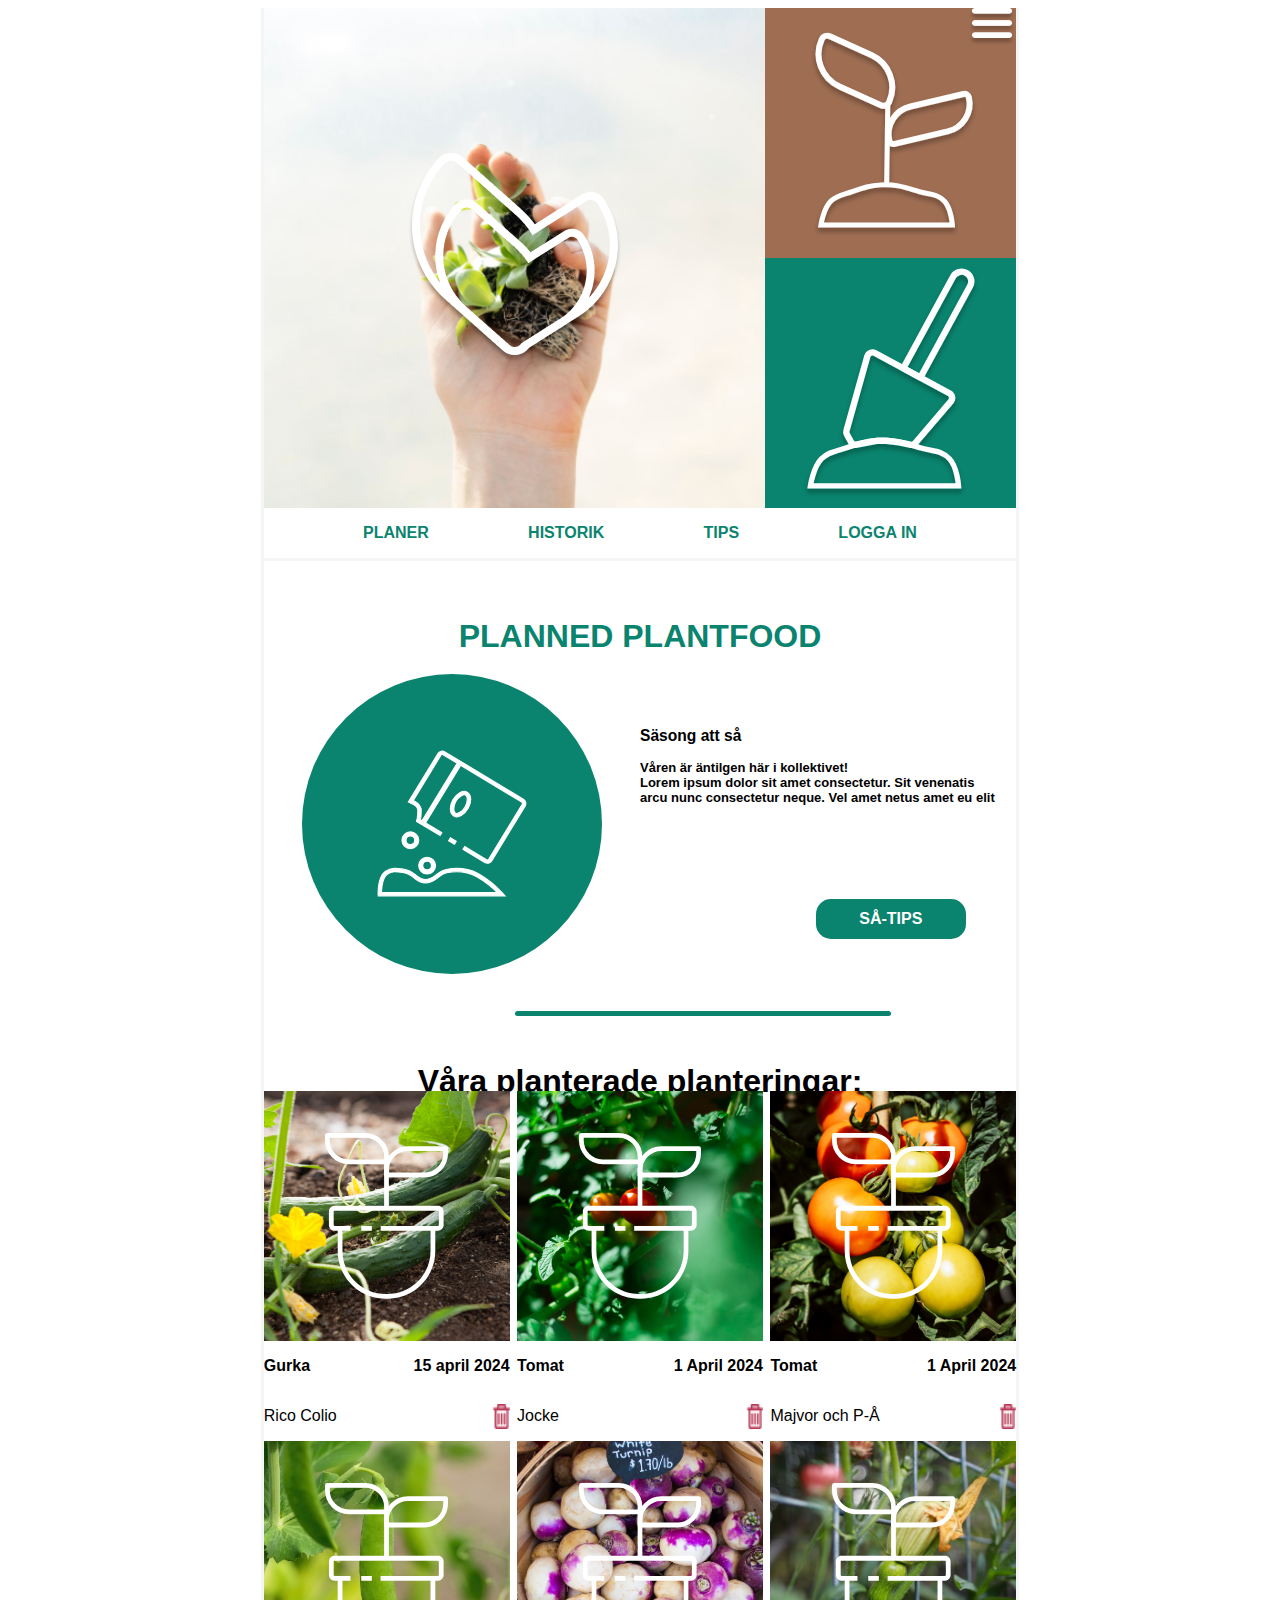
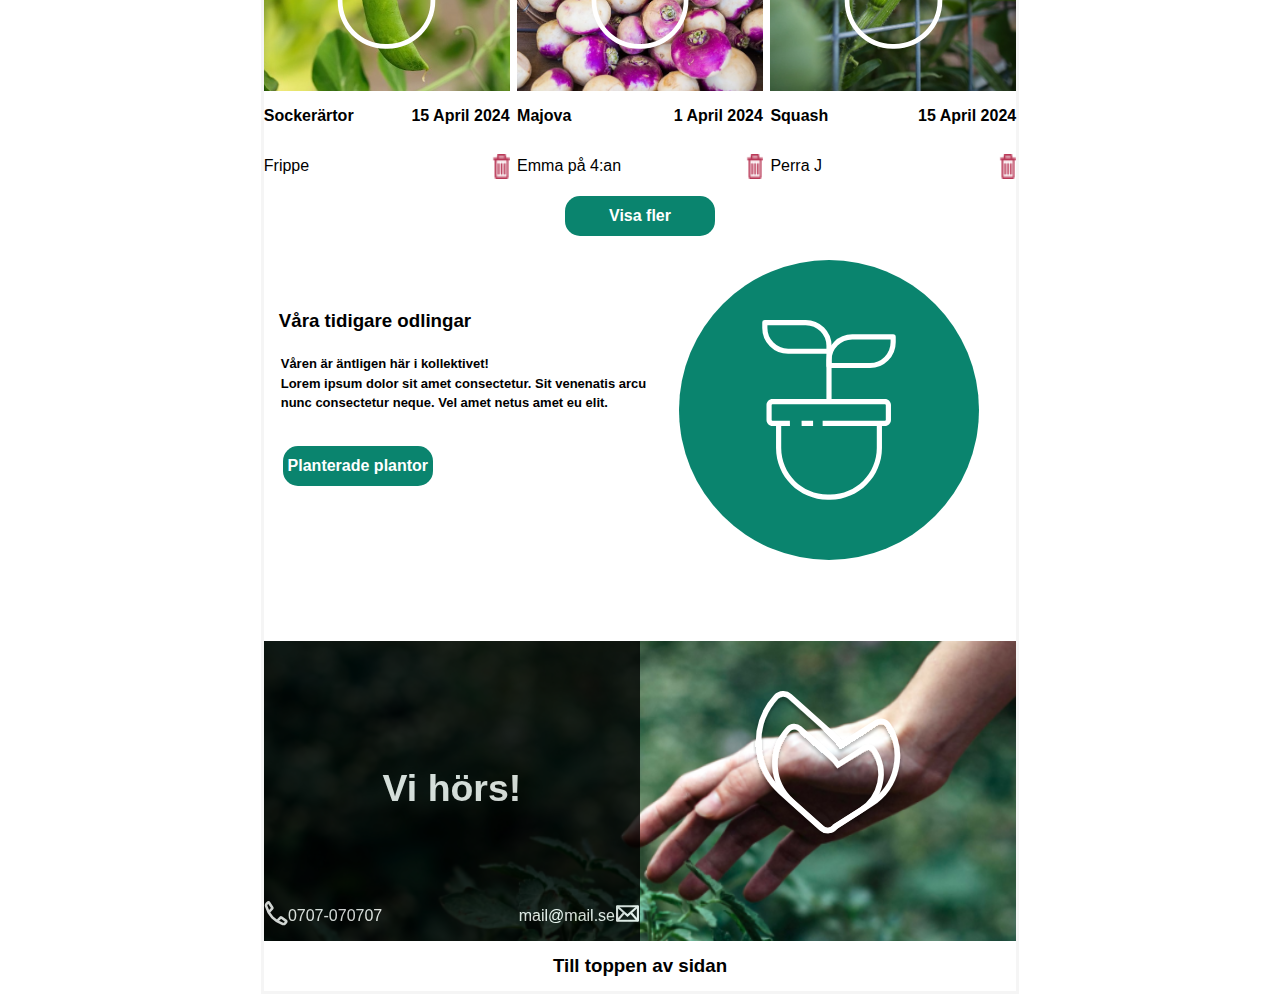
<file: index.html>
<!DOCTYPE html>
<html lang="en">
<head>
    <meta charset="UTF-8">
    <meta name="viewport" content="width=device-width, initial-scale=1.0">
    <title>Planned plantfood</title>
    <link rel="stylesheet" href="css/styles.css">
</head>
<body>

    <header >
        

        <img class="header__intro__img"  src="bilder/introbild.png" alt="">
        <img class="header__intro__logo" src="bilder/Logo.png" alt="">
        <a class="header__intro__linkedpage" href="sida2.html"> <img src="bilder2/burgir.png" alt=""></a>


        <section class="header__intro__plant"  >
            <img src="bilder/seedling.svg" alt="" width="70%">

        </section>

        <section class="header__intro__dig" >
            <img src="bilder/dig.svg" alt="" width="70%">


        </section>



    
       
    

 </header>

    <nav class="container_nav" > 
        
        <section class="container_nav--flex" >
        <p>PLANER</p> <p>HISTORIK</p> <P>TIPS</P> <p> LOGGA IN</p>   
        </section>

    </nav>



    <main class="container__main" >  
       
        <h1 class="container__main__h1" >PLANNED PLANTFOOD</h1>
       

        <section class="container__main__p" >
            <h3 class="container__main__p--h3" >Säsong att så</h3>
        <p>Våren är äntilgen här i kollektivet! <br>   
        Lorem ipsum dolor sit amet consectetur. Sit venenatis <br>
        arcu nunc consectetur neque. Vel amet netus amet eu elit</p>

    </section>

      

        <section class="container__main--rectangle" >
            <section class="container__main--rectangle2" >
                <p>SÅ-TIPS</p>
            </section>


            </section>

        <section class="container__main--circle" >

            <section class="container__main--circle2" >
                <img src="bilder/Vectorseedpackage.svg" alt="" width="50%">
            </section>

        </section>

        <section class="container__main--line" >
            <section class="container__main--line--green" ></section>

         </section>


    </main>

    <section class="container__main__vegH1" >
        <h1 class="container__main__vegH1__color" >Våra planterade planteringar:</h1>


    </section>


    <section class="container__main__veg" >
        <img  class="container__main__veg--tomato1" src="bilder/gurka.png" alt="">
        <img class="container__main__veg--plant1" src="bilder/plant (1).svg" alt="" width="50%">
        <section class="container__main__veg--plant1text" >
            <p>Gurka</p>
            <p>15 april 2024</p>
        </section>
        <section class="container__main__veg--plant1text2" >
            <p>Rico Colio</p> 
            
            <img class="container__main__veg--garbage" src="bilder/garbage.png" alt="" >
            
        </section>

        <img  class="container__main__veg--tomato2" src="bilder/tomat2.png" alt="">
        <img  class="container__main__veg--plant2" src="bilder/plant (1).svg" alt="" width="50%" >
        <section class="container__main_veg--txt2" >
            <p>Tomat</p>
            <p>1 April 2024</p>

        </section>

        <section class="container__main__veg--txt3" >
            <p>Jocke</p>
            <img  class="container__main__veg--garbage" src="bilder/garbage.png" alt="">
        </section>


        <img  class="container__main__veg--tomato4" src="bilder/tomater.png" alt="">
        <img  class="container__main__veg--plant4" src="bilder/plant (1).svg" alt="" width="50%" >
        <section class="container__main_veg--txt4" >
        <p>Tomat</p>
        <p>1 April 2024</p>
        </section>

            <section class="container__main__veg--txt4" >
                <p>Majvor och P-Å</p>
                <img class="container__main__veg--garbage" src="bilder/garbage.png" alt="">
            </section>

            <img  class="container__main__veg--tomato5" src="bilder/sockerärta.png" alt="">
            <img  class="container__main__veg--plant5" src="bilder/plant (1).svg" alt="" width="50%">
            <section class="container__main_veg--txt5" >
                <p>Sockerärtor</p>
                <p>15 April 2024</p>
            </section>
            <section class="container__main__veg--txt5" >
                <p>Frippe</p>
                <img class="container__main__veg--garbage"  src="bilder/garbage.png" alt="">
            </section>


            <img  class="container__main__veg--tomato6" src="bilder/bild5.png" alt="">
            <img  class="container__main__veg--plant6" src="bilder/plant (1).svg" alt="" width="50%" >
            <section class="container__main_veg--txt6" >
                <p>Majova</p>
                <p>1 April 2024</p>
            </section>

            <section class="container__main__veg--txt6" >
                <p>Emma på 4:an</p>
                <img  class="container__main__veg--garbage" src="bilder/garbage.png" alt="">
            </section>

            <img class="container__main__veg--tomato7"  src="bilder/bild6.png" alt="">
            <img  class="container__main__veg--plant7" src="bilder/plant (1).svg" alt="" width="50%" >
            <section class="container__main_veg--txt7" >
                <p>Squash</p>
                <p>15 April 2024</p>
            </section>

            <section class="container__main__veg--txt7" >
                <p>Perra J</p>
                <img  class="container__main__veg--garbage" src="bilder/garbage.png" alt="">


            </section>

    </section>
 

    



    <footer>
        <section class="footergrid" >

            <section class="footergrid__rectangle" >
                <p>Visa fler</p>
            </section>

            <section class="footergrid__Circle" >
                <img  class="footergrid__plantsize" src="bilder/plant (1).svg" alt="">
            </section>

            
                <h3 class="footergrid__text" >Våra tidigare odlingar</h3>
                <section class="footergrid__text--p" >
                    
                   <p> Våren är äntligen här i kollektivet! <br>
                   Lorem ipsum dolor sit amet consectetur. Sit venenatis arcu <br>
                    nunc consectetur neque. Vel amet netus amet eu elit.</p>
         
            
                </section>

                <section class="footergrid__rectangle2" > 
                    <p>Planterade plantor</p>
                </section>

                <img  class="footergrid__image" src="bilder/lastimg.png" alt="">
                <img  class="footergrid__logo" src="bilder/Logo (1).svg" alt="">

                <section class="footergrid__darkbackground" >
                    <h3>Vi hörs!</h3>
                </section>
                <section class="footergrid__darkbackground2" ></section>
                <section class="footergrid__darkbackground3" >
                    <img class="phone__margin" src="bilder/Path 16.svg" alt="" height="50%">
                    <p>0707-070707</p>

                </section>

                <section class="footergrid__darkbackground4" >
                    <p>mail@mail.se</p>
                    <img class="envelope__margin" src="bilder/envelope.svg" alt="" height="50%" >
                </section>

                <section class="footergrid__end" >
                    <h3>Till toppen av sidan</h3>
                    
                </section>

             










        </section>







    </footer>





    
</body>
</html>
</file>
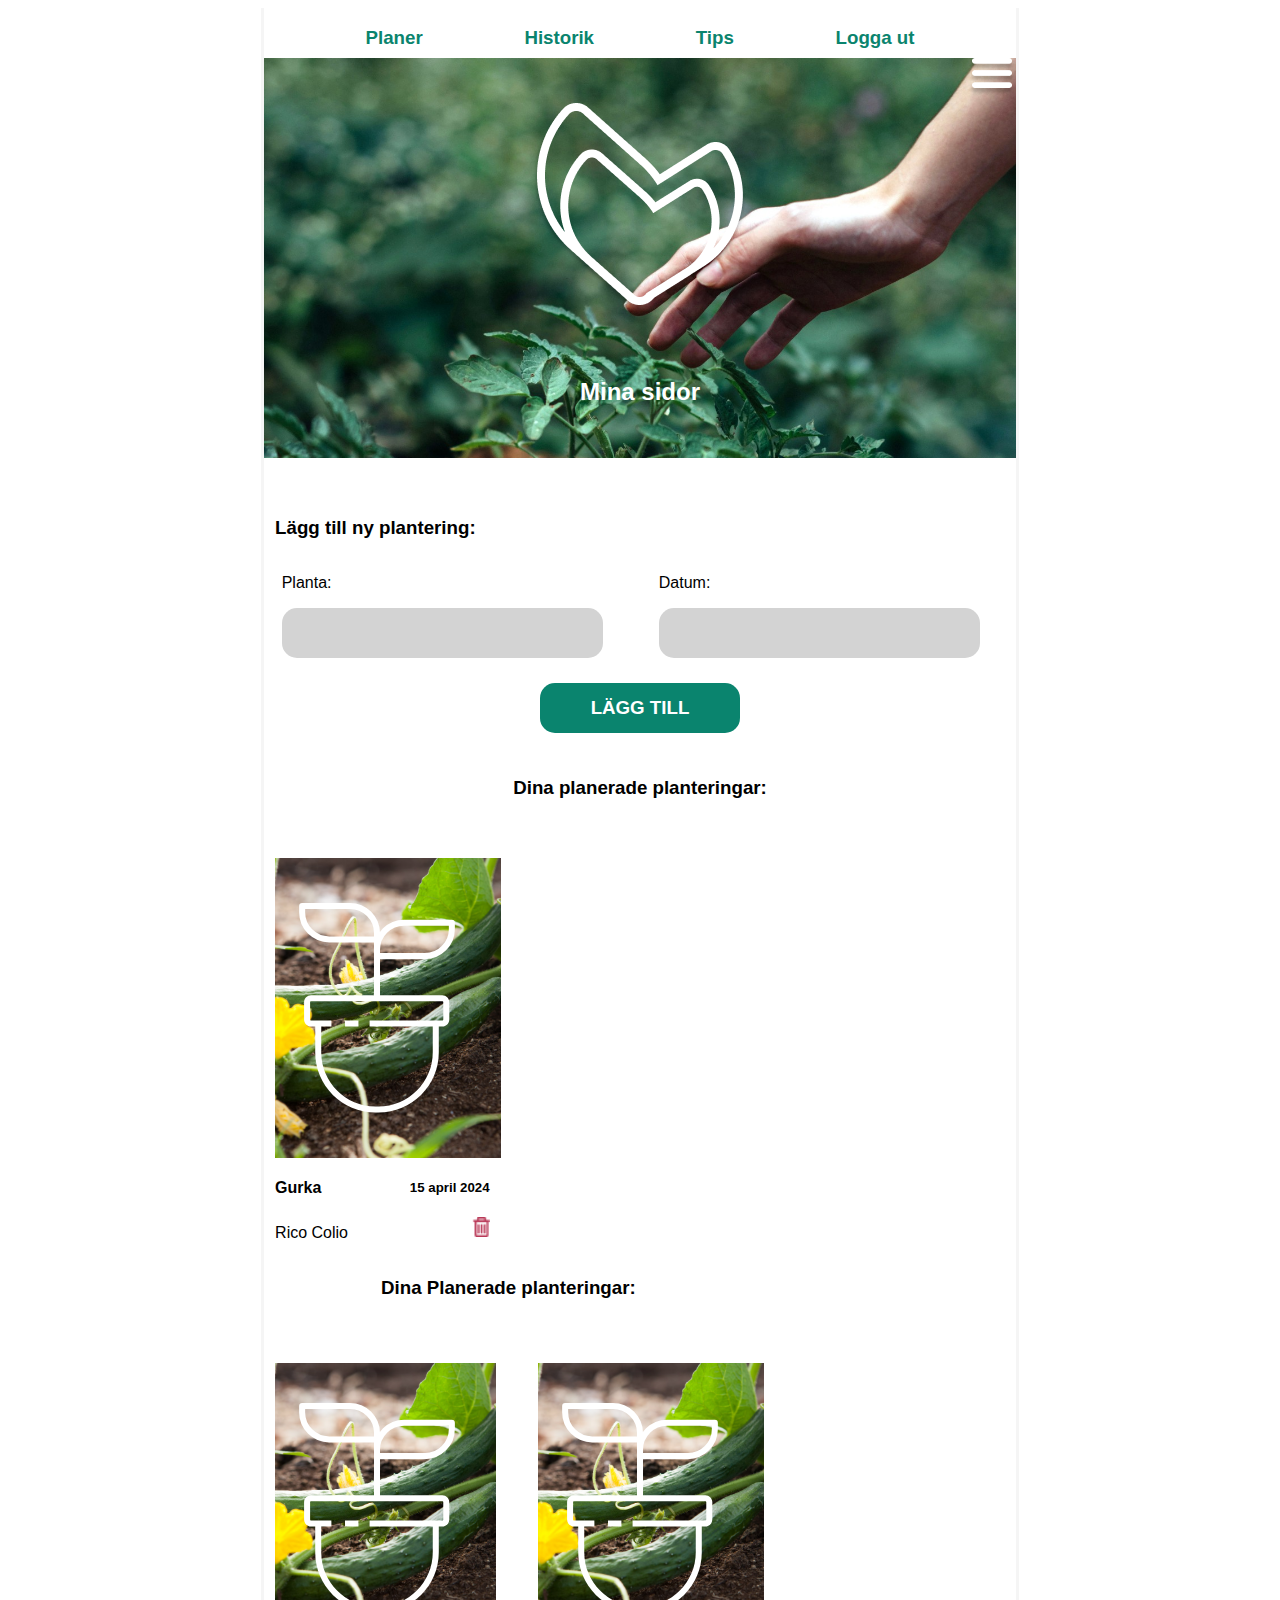
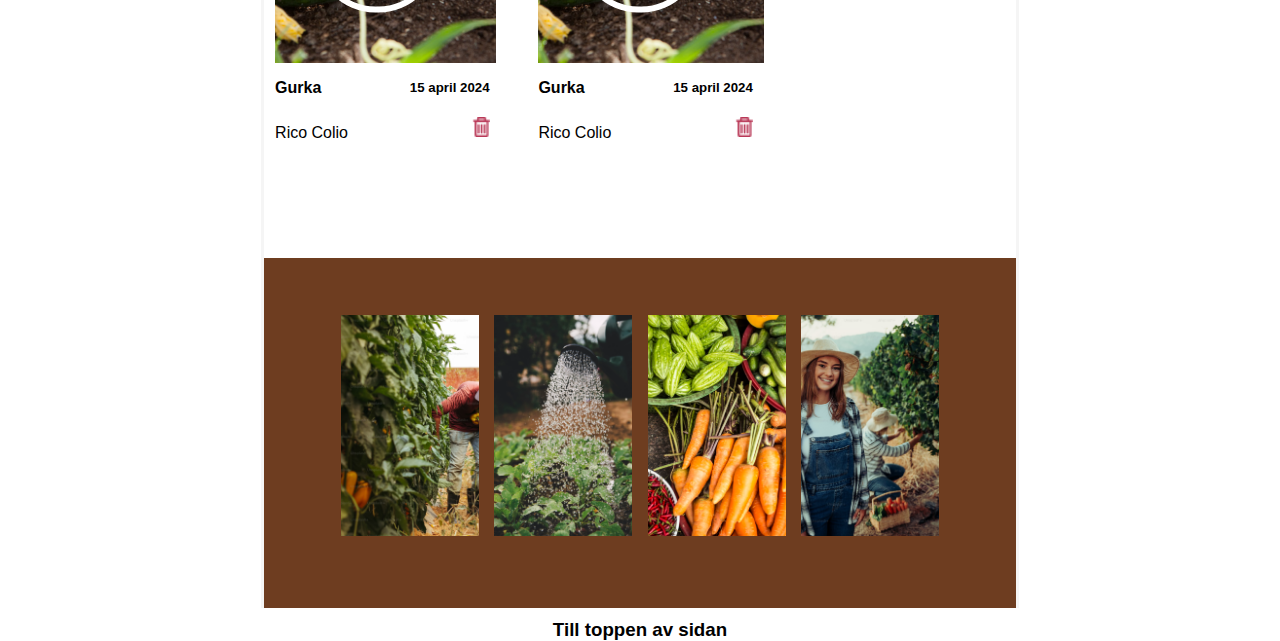
<file: sida2.html>
<!DOCTYPE html>
<html lang="en">
<head>
    <meta charset="UTF-8">
    <meta name="viewport" content="width=device-width, initial-scale=1.0">
    <title>Planned plantfood2</title>
    <link rel="stylesheet" href="css/styles2.css">
</head>
<body>

    <nav >
        <section class="container__nav" >
        

        <section class="container__nav--text" >
            <h3>Planer</h3>
            <h3>Historik</h3>
            <h3>Tips</h3>
            <h3>Logga ut</h3>
            
        </section>




        </section>
    </nav>



    <main>
        <section class="container__main">
            <img class="container__main--introimg" src="bilder2/Ny_introBild.jpg" alt="">
            <img class="container__main--logo" src="bilder/Logo.png" alt="">
            
            <a class="container__main--burgir" href="index.html"> <img src="bilder2/burgir.png" alt=""></a>
           
            <h2 class="container__main--h2" >Mina sidor</h2>
            <h3 class="container__main--h3" >Lägg till ny plantering:</h3>

           


        

            <section class="container__main-searchbox" >
                <p>Planta:</p>
                <section class="container__main--searchbox3" ></section>
            </section>

            <section class="container__main-searchbox2" >
                <p>Datum:</p>
                <section class="container__main--searchbox3" ></section>
            </section>

            <section class="container__main--greenbox" >
                <h3>LÄGG TILL</h3>
            </section>

            <h3 class="container__main--ordertext" > Dina planerade planteringar:</h3>

            <img  class="container__main--cucumber1" src= "bilder/gurka.png" alt="">
            <img  class="container__main--cucumber1--plant" src="bilder/plant (1).svg" alt="">
            

            <section class="container__main__cucumber1--text1" >
                <h4>Gurka</h5>
                <h5>15 april 2024</h4>
            </section>

            <section class="container__main__cucumber1--text2" >
                <p>Rico Colio</p>
                <img class="container__main--garbage" src="bilder/Vector (Stroke).png" alt="">

            </section>


            <h3 class="container__main--ordertext2" >Dina Planerade planteringar:</h3>



                

                <img  class="container__main--cucumber2" src="bilder/gurka.png" alt="">
                <img class="container__main--cucumber2--plant" src="bilder/plant (1).svg" alt="">


                <section class="container__main__cucumber1--text3" >
                    <h4>Gurka</h5>
                    <h5>15 april 2024</h4>
                </section>
    
                <section class="container__main__cucumber1--text4" >
                    <p>Rico Colio</p>
                    <img class="container__main--garbage" src="bilder/Vector (Stroke).png" alt="">
                </section>
                
                <img  class="container__main--cucumber3" src="bilder/gurka.png" alt="">
                <img  class="container__main--cucumber3--plant" src="bilder/plant (1).svg" alt="">
                <section class="container__main__cucumber1--text5" >
                    <h4>Gurka</h5>
                    <h5>15 april 2024</h4>
                </section>
    
                <section class="container__main__cucumber1--text6" >
                    <p>Rico Colio</p>
                    <img class="container__main--garbage" src="bilder/Vector (Stroke).png" alt="">
                </section>
          


            
          
        

        </section>
   

    </main>

    <footer>
            <section class="container__footer" >
                
                <img  class="container__footer--1stimg" src="bilder/footerbilld1.png" alt="">
                <img  class="container__footer--2ndimg" src="bilder/footerbild2.png" alt="">
                <img  class="container__footer--3rdimg" src="bilder/footerbild3.png" alt="">
                <img class="container__footer--4thimg" src="bilder/footerbild4.png" alt="">

                <h3 class="container__footer--text" >Till toppen av sidan</h3>

                





















            </section>



    </footer>








    
</body>
</html>
</file>
<file: css/styles.css>
*{
    box-sizing: border-box;
    font-family: sans-serif;
    
   
    
    
   
}

header {
    display: grid;
    grid-template-columns: repeat(4,1fr);
    grid-template-rows: repeat(3,250px);

}

.header__intro__img{
    grid-column: 1 / 5;
    grid-row: 1 / 3;
    width: 100%;
    height: 100%;
    object-fit: cover;
}

.header__intro__logo{
    grid-column: 2 / 4;
    grid-row: 1 / 3;
    display: flex;
    justify-self: center;
    align-self: center;
}

.header__intro__plant{
    background-color: #9E6D52;
    grid-column: 1 / 3;
    grid-row: 3 / 4;
    display: flex;
    justify-content: center;
    justify-items: center;
}

.header__intro__dig{
    background-color: #0a846e;
    grid-column: 3 / 5;
    grid-row: 3 / 4;
    display: flex;
    justify-content: center;
    justify-items: center;

}

.header__intro__linkedpage{
    grid-column: 4;
    grid-row: 1;
    justify-self: right;

}










.container_nav{
    display: grid;
    grid-template-columns: repeat(1,1fr);
    grid-auto-rows: 50px;
    margin-left: 20%;
    margin-right: 20%;
    border-right-style: solid;
    border-left-style: solid;
    border-bottom-style: solid;
    border-color: whitesmoke;
  
}

.container_nav--flex{
    display: flex;
    flex-direction: row;
    justify-content: space-evenly;
    color: #0a846e;
    font-weight: bolder;
}




.container__main{
    display: grid;
    grid-template-columns: repeat(4,1fr);
    grid-template-rows: repeat(7,100px) ;
    padding-bottom: 2%;
    
    

}


h1 {
    color: #0a846e;
    
}

.container__main__h1{
    grid-column: 1 / 5;
    grid-row: 1;
    justify-self: center;
    align-self: center;

    
}

.container__main__h3{
    grid-column: 1 / 5;
    grid-row: 2;
    justify-self: center;
    align-self: center;
    
}


.container__main__p{
    grid-column: 1 / 5;
    grid-row:  2;
    text-align: center;
    font-size: small;
    font-weight: bolder;
   
    
 
    
    
}

.container__main__p--h3{
    font-size: x-large;
}




.container__main--rectangle{
    grid-column: 1 / 5;
    grid-row: 4;
    justify-self: center;
   


   


}


.container__main--rectangle2{
    width: 100px;
    height: 40px;
    border-radius: 15px;
    background-color: #0a846e;
    display: flex;
    justify-content: center;
    align-items: center;
    font-weight: bold;
    color: white;
}


.container__main--circle{
    grid-column: 1 / 5;
    grid-row: 5 / 7;
    display: flex;
    justify-content: center;



    
   


}



.container__main--circle2{
   
    width: 250px;
    height: 250px;
    background-color: #0a846e;
    border-radius: 50%;
    display: flex;
    justify-content: center;
    align-items: center;
 
}


.container__main--line{
    grid-column: 1 / 5;
    grid-row: 7;
    display: flex;
    justify-content: center;
    align-items: last baseline;
 
 

    

}

.container__main--line--green{
    width: 250px;
    height: 5px;
    background-color: #0a846e;
    border-radius: 25px;
    
    
    
    

}

.container__main__vegH1{
    display: grid;
    grid-template-columns: repeat(2 / 1fr);
    grid-template-rows: repeat(1, 50px);
    justify-items: center;
    
    
    

}

.container__main__vegH1__color{
    color: black;
}



.container__main__veg{
    display: grid;
    grid-template-columns: repeat(2,1fr);
    grid-template-rows: repeat(21,50px) ;
    column-gap: 1%;

}

.container__main__veg--tomato1{
grid-column: 1 / 2;
grid-row: 1 / 6;
width: 100%;
height: 100%;
object-fit: cover;


}
.container__main__veg--plant1{
    grid-column: 1 / 2;
    grid-row: 1 / 6;
    justify-self: center;
    align-self: center;
   

}

.container__main__veg--plant1text{
    grid-column: 1 / 2;
    grid-row: 6;
    display: flex;
    justify-content: space-between;
    font-weight: bold;
   

}

.container__main__veg--plant1text2{
    grid-column: 1 / 2;
    grid-row: 7;
    display: flex;
    justify-content: space-between;
}

.container__main__veg--garbage{
    width: 10%;
    height: 50%;
    display: flex;
    align-self: center;
}


.container__main__veg--tomato2{
    grid-column: 2 / 3;
    grid-row: 1 / 6;
    height: 100%;
    width: 100%;
    object-fit: cover;
     
     }

     .container__main__veg--plant2{
        grid-column: 2 / 3;
        grid-row: 1 / 6;
        justify-self: center;
        align-self: center;
       
    
    }

    .container__main_veg--txt2{
        grid-column: 2 / 3;
        grid-row: 6;
        display: flex;
        justify-content: space-between;
        font-weight: bold;
       
    
    }

    .container__main__veg--txt3{
        grid-column: 2 / 3;
        grid-row: 7;
        display: flex;
        justify-content: space-between;
    }



   



    .container__main__veg--tomato4{
        grid-column: 1 / 2;
        grid-row: 8 / 13;
        height: 100%;
        width: 100%;
        object-fit: cover;
         
         }
    
         .container__main__veg--plant4{
            grid-column: 1 / 2;
            grid-row: 8 / 13;
            justify-self: center;
            align-self: center;
           
        
        }
    
        .container__main_veg--txt4{
            grid-column: 1 / 2;
            grid-row: 13;
            display: flex;
            justify-content: space-between;
            font-weight: bold;
           
        
        }
    
        .container__main__veg--txt4{
            grid-column: 1 / 2;
            grid-row: 14;
            display: flex;
            justify-content: space-between;
        }
    
        .container__main__veg--tomato4{
        grid-column: 1 / 2;
        grid-row: 8 / 13;
        height: 100%;
        width: 100%;
        object-fit: cover;
         
         }
    
         .container__main__veg--plant4{
            grid-column: 1 / 2;
            grid-row: 8 / 13;
            justify-self: center;
           
        
        }
    
        .container__main_veg--txt4{
            grid-column: 1 / 2;
            grid-row: 13;
            display: flex;
            justify-content: space-between;
            font-weight: bold;
           
        
        }
    
        .container__main__veg--txt4{
            grid-column: 1 / 2;
            grid-row: 14;
            display: flex;
            justify-content: space-between;
        }






        .container__main__veg--tomato5{
            grid-column: 2 / 3;
            grid-row: 8 / 13;
            height: 100%;
            width: 100%;
            object-fit: cover;
             
             }
        
             .container__main__veg--plant5{
                grid-column: 2 / 3;
                grid-row: 8 / 13;
                justify-self: center;
                align-self: center;
               
            
            }
        
            .container__main_veg--txt5{
                grid-column: 2 / 3;
                grid-row: 13;
                display: flex;
                justify-content: space-between;
                font-weight: bold;
               
            
            }
        
            .container__main__veg--txt5{
                grid-column: 2 / 3;
                grid-row: 14;
                display: flex;
                justify-content: space-between;
            }




            .container__main__veg--tomato6{
                grid-column: 1 / 2;
                grid-row: 15 / 20;
                height: 100%;
                width: 100%;
                object-fit: cover;
                 
                 }
            
                 .container__main__veg--plant6{
                    grid-column: 1 / 2;
                    grid-row: 15 / 20;
                    justify-self: center;
                    align-self: center;
                   
                
                }
            
                .container__main_veg--txt6{
                    grid-column: 1 / 2;
                    grid-row: 20;
                    display: flex;
                    justify-content: space-between;
                    font-weight: bold;
                   
                
                }
            
                .container__main__veg--txt6{
                    grid-column: 1 / 2;
                    grid-row: 21;
                    display: flex;
                    justify-content: space-between;
                }
    

                .container__main__veg--tomato6{
                grid-column: 1 / 2;
                grid-row: 15 / 20;
                height: 100%;
                width: 100%;
                object-fit: cover;
                 
                 }
            
                 .container__main__veg--plant6{
                    grid-column: 1 / 2;
                    grid-row: 15 / 20;
                    justify-self: center;
                   
                
                }
            
                .container__main_veg--txt6{
                    grid-column: 1 / 2;
                    grid-row: 20;
                    display: flex;
                    justify-content: space-between;
                    font-weight: bold;
                   
                
                }
            
                .container__main__veg--txt6{
                    grid-column: 1 / 2;
                    grid-row: 21;
                    display: flex;
                    justify-content: space-between;
                }


                .container__main__veg--tomato7{
                    grid-column: 2 / 3;
                    grid-row: 15 / 20;
                    height: 100%;
                    width: 100%;
                    object-fit: cover;
                     
                     }
                
                     .container__main__veg--plant7{
                        grid-column: 2 / 3;
                        grid-row: 15 / 20;
                        justify-self: center;
                        align-self: center;
                       
                    
                    }
                
                    .container__main_veg--txt7{
                        grid-column: 2 / 3;
                        grid-row: 20;
                        display: flex;
                        justify-content: space-between;
                        font-weight: bold;
                       
                    
                    }
                
                    .container__main__veg--txt7{
                        grid-column: 2 / 3;
                        grid-row: 21;
                        display: flex;
                        justify-content: space-between;
                    }





                    .footergrid{
                        display: grid;
                        grid-template-columns: repeat(4,1fr);
                        grid-template-rows: repeat(16,50px);
                    }


                    .footergrid__rectangle{
                        width: 150px;
                        height: 40px;
                        background-color: #0a846e;
                        grid-column: 2 / 4;
                        grid-row: 1;
                        justify-self: center;
                        align-self: center;
                        border-radius: 25px;
                        display: flex;
                        justify-content: center;
                        align-items: center;
                        color: white;
                        font-weight: bold;



                    }


                    .footergrid__Circle{
                        grid-column: 2 / 4;
                        grid-row: 2 / 5;
                        height: 200px;
                        width: 200px;
                        background-color: #bbb;
                        border-radius: 50%;
                        display: inline-block;
                        background-color: #0a846e;
                        display: flex;
                        justify-content: center;
                        align-items: center;
                        margin-top: 5%;
                       
                    

                    }

                    .footergrid__plantsize{
                        width: 60%;
                        height: 60%;

                    }

                    .footergrid__text{
                        grid-column: 2 / 4;
                        grid-row: 6;
                        
                    }

                    .footergrid__text--p{
                        grid-column: 1 / 5;
                        grid-row: 7 / 8;
                        font-size: small;
                        text-align: center;
                
                        
                
                        line-height: 150%;
                        font-weight: bolder;
                        
                    }

                    .footergrid__rectangle2{
                        width: 150px;
                        height: 40px;
                        background-color: #0a846e;
                        grid-column: 2 / 4;
                        grid-row: 9;
                        justify-self: center;
                        align-self: center;
                        border-radius: 25px;
                        display: flex;
                        justify-content: center;
                        align-items: center;
                        color: white;
                        font-weight: bold;



                    }

                    .footergrid__image{
                        width: 100%;
                        height: 100%;
                        object-fit: cover;
                        grid-column: 1 / 5;
                        grid-row: 10 /16;
                    }

                    .footergrid__logo{
                        grid-column: 2 / 4;
                        grid-row: 11;
                        width: 40%;
                        justify-self: center;
                        
                        }

                        .footergrid__darkbackground{
                            grid-column: 1 / 5;
                            grid-row: 13;
                            background-color: black;
                            opacity: 0.8;
                            color: white;
                            display: flex;
                            justify-content: center;
                
                           
                        }

                        .footergrid__darkbackground2{
                            grid-column: 1 / 5;
                            grid-row: 14;
                            background-color: black;
                            opacity: 0.8;
                        
                        }

                        .footergrid__darkbackground3{
                            grid-column: 1 / 3;
                            grid-row: 15;
                            background-color: black;
                            opacity: 0.8;
                            color: white;
                            display: flex;
                            flex-direction: row;

                        
                        }

                        .footergrid__darkbackground4{
                            grid-column: 3 / 5;
                            grid-row: 15;
                            background-color: black;
                            opacity: 0.8;
                            color: white;
                            display: flex;
                            flex-direction: row;
                            justify-content: right;

                        
                        }

                        .footergrid__end{
                            grid-column: 1 / 5;
                            grid-row: 16;
                            display: flex;
                            justify-content: center;
                            align-items: center;
                            
                        }


                        .envelope__margin{
                            margin-top: 6%;
                        }

                        .phone__margin{
                            margin-top: 6%;
                        }







































@media only screen and (min-width: 900px) {
    
    
    
    header {
        display: grid;
        grid-template-columns: repeat(3,1fr);
        grid-template-rows: repeat(2,250px);
       
        margin-left: 20%;
        margin-right: 20%;
        border-right-style: solid;
        border-left-style: solid;
        border-color: whitesmoke;
    
        
        
    }

    .header__intro__img{
        grid-column: 1 / 3;
        grid-row: 1 / 3;
        width: 100%;
        height: 100%;
        object-fit: cover;
    }


    .header__intro__logo{
        grid-column: 1 / 3;
        grid-row: 1 / 3;
        display: flex;
        justify-self: center;
        align-self: center;
    }


    .header__intro__plant{
        background-color: #9E6D52;
        grid-column: 3 / 4;
        grid-row: 1 / 2;
        display: flex;
        justify-content: center;
        justify-items: center;
    }
    
    .header__intro__dig{
        background-color: #0a846e;
        grid-column: 3 / 4;
        grid-row: 2 / 3;
        display: flex;
        justify-content: center;
        justify-items: center;
    
    }

    .header__intro__linkedpage{
        grid-column: 3;
        grid-row: 1;
        justify-self: right;
        z-index: 1;
        
    
    }

    .container__main{
        display: grid;
        grid-template-columns: repeat(6,1fr);
        grid-template-rows: repeat(3,150px) ;
        margin-left: 20%;
         margin-right: 20%;
        border-right-style: solid;
        border-left-style: solid;
        border-color: whitesmoke;
    
    }

  
    
    
    h1 {
        color: #0a846e;
        
    }


    .container__main__h1{
        grid-column: 1 / 8;
        grid-row: 1;
        justify-self: center;
        align-self: center;
    
        
    }
    
  
    
    .container__main__h3{
        grid-column: 4;
        grid-row: 1;
        justify-self: start;
        align-self: end;
        
        
        
        
       
        
    }
    
    
    .container__main__p{
        grid-column: 4 / 8;
        grid-row:  2 ;
        text-align: left;
        
    }

    .container__main__p--h3{
        font-size: larger;
    }
    

   
    
    
    
    
    .container__main--rectangle{
        grid-column: 5 / 7 ;
        grid-row: 3;
        display: flex;
        padding-top: 15%;
        justify-content: center;
       
        
       
    
    
       
    
    
    }
    
    
    .container__main--rectangle2{
        width: 150px;
        height: 40px;
        border-radius: 15px;
        background-color: #0a846e;
        display: flex;
        justify-content: center;
        align-items: center;
        font-weight: bold;
        color: white;
    }
    
    
    .container__main--circle{
        grid-column: 1 / 4;
        grid-row: 1 / 4;
        display: flex;
        justify-content: center;
        align-items: center;
       
        
 
    
    
        
       
    
    
    }
    
    
    
    .container__main--circle2{
        margin-top: 20%;
        width: 300px;
        height: 300px;
        background-color: #0a846e;
        border-radius: 50%;
        display: flex;
        justify-content: center;
        align-items: center;
     
    }



    .container__main--line{
    grid-column: 3 / 6;
    grid-row: 7;
    display: flex;
    justify-content: center;
    align-items: last baseline;
 
 

    

}

.container__main--line--green{
    width: 500px;
    height: 5px;
    background-color: #0a846e;
    border-radius: 25px;
    
    
    
    

}
    

   

    


    .container__main--burgir{
        display: none;
      }


    .container__footer--introimg{
        grid-column: 1 / 3;
        grid-row: 1 / 3;
        height: 100%;
        width: 100%;
        object-fit: cover;
    }

    .container__footer--intrologo{
        grid-column: 1 /3;
        grid-row: 1 / 3;
        display: flex;
        justify-self: center;
        align-self: center;
      
    }

    .container__footer--introbrown{
        grid-column: 3 / 5;
        grid-row: 1;
        background-color:#9E6D52;
        display: flex;
        justify-content: center;
        align-items: center;
    }

    .container__footer--introgreen{
        grid-column: 3 / 5;
        grid-row: 2;
        background-color: #0a846e;
        display: flex;
        justify-content: center;
        align-items: center;
    }

    


  

    .container__main__vegH1{
        margin-left: 20%;
        margin-right: 20%;
        border-left-style: solid;
        border-right-style: solid;
        border-color: whitesmoke;
    }

    .container__main__veg{
        display: grid;
        grid-template-columns: repeat(6,1fr);
        grid-template-rows: repeat(14,50px) ;
        margin-left: 20%;
        margin-right: 20%;
        border-right-style: solid;
        border-left-style: solid;
        border-color: whitesmoke;

       
        
        
        
    
    }

        


  
 .container__main__veg--tomato1{
        grid-column: 1 / 3;
        grid-row: 1 / 6;
        width: 100%;
        height: 100%;
        object-fit: cover;
        
        
        }
        .container__main__veg--plant1{
            grid-column: 1 / 3;
            grid-row: 1 / 6;
            justify-self: center;
           
        }

        .container__main__veg--plant1text{
            grid-column: 1 / 3;
            grid-row: 6;
            display: flex;
            justify-content: space-between;
            font-weight: bold;
           
        
        }
        
        .container__main__veg--plant1text2{
            grid-column: 1 / 3;
            grid-row: 7;
            display: flex;
            justify-content: space-between;
        }
        
        .container__main__veg--garbage{
            width: 7%;
            height: 50%;
            display: flex;
            align-self: center;
        }

    

        .container__main__veg--tomato2{
            grid-column: 3 / 5;
            grid-row: 1 / 6;
            height: 100%;
            width: 100%;
            object-fit: cover;
             
             }
        
             .container__main__veg--plant2{
                grid-column: 3 / 5;
                grid-row: 1 / 6;
                justify-self: center;
               
            
            }
        
            .container__main_veg--txt2{
                grid-column: 3 / 5;
                grid-row: 6;
                display: flex;
                justify-content: space-between;
                font-weight: bold;
               
            
            }
        
            .container__main__veg--txt3{
                grid-column: 3 / 5;
                grid-row: 7;
                display: flex;
                justify-content: space-between;
            }


            .container__main__veg--tomato4{
                grid-column: 5/ 7;
                grid-row: 1 / 6;
                height: 100%;
                width: 100%;
                object-fit: cover;
                 
                 }
            
                 .container__main__veg--plant4{
                    grid-column: 5 / 7;
                    grid-row: 1 / 6;
                    justify-self: center;
                   
                
                }
            
                .container__main_veg--txt4{
                    grid-column: 5 / 7;
                    grid-row: 6;
                    display: flex;
                    justify-content: space-between;
                    font-weight: bold;
                   
                
                }
            
                .container__main__veg--txt4{
                    grid-column: 5 / 7;
                    grid-row: 7;
                    display: flex;
                    justify-content: space-between;
                }
    
    



                .container__main__veg--tomato5{
                    grid-column: 1 / 3;
                    grid-row: 8 / 13;
                    height: 100%;
                    width: 100%;
                    object-fit: cover;
                     
                     }
                
                     .container__main__veg--plant5{
                        grid-column: 1 / 3;
                        grid-row: 8 / 13;
                        justify-self: center;
                       
                    
                    }
                
                    .container__main_veg--txt5{
                        grid-column: 1 / 3;
                        grid-row: 13;
                        display: flex;
                        justify-content: space-between;
                        font-weight: bold;
                       
                    
                    }
                
                    .container__main__veg--txt5{
                        grid-column: 1 / 3;
                        grid-row: 14;
                        display: flex;
                        justify-content: space-between;
                        
                    }

                    .container__main__veg--tomato6{
                        grid-column: 3 / 5;
                        grid-row: 8 / 13;
                        height: 100%;
                        width: 100%;
                        object-fit: cover;
                         
                         }
                    
                         .container__main__veg--plant6{
                            grid-column: 3 / 5;
                            grid-row: 8 / 13;
                            justify-self: center;
                           
                        
                        }
                    
                        .container__main_veg--txt6{
                            grid-column: 3 / 5;
                            grid-row: 13;
                            display: flex;
                            justify-content: space-between;
                            font-weight: bold;
                           
                        
                        }
                    
                        .container__main__veg--txt6{
                            grid-column: 3 / 5;
                            grid-row: 14;
                            display: flex;
                            justify-content: space-between;
                        }


                        .container__main__veg--tomato7{
                            grid-column: 5 / 7;
                            grid-row: 8 / 13;
                            height: 100%;
                            width: 100%;
                            object-fit: cover;
                             
                             }
                        
                             .container__main__veg--plant7{
                                grid-column: 5 / 7;
                                grid-row: 8 / 13;
                                justify-self: center;
                               
                            
                            }
                        
                            .container__main_veg--txt7{
                                grid-column: 5 / 7;
                                grid-row: 13;
                                display: flex;
                                justify-content: space-between;
                                font-weight: bold;
                               
                            
                            }
                        
                            .container__main__veg--txt7{
                                grid-column: 5 / 7;
                                grid-row: 14;
                                display: flex;
                                justify-content: space-between;
                            }


                            .footergrid{
                                display: grid;
                                grid-template-columns: repeat(4,1fr);
                                grid-template-rows: repeat(16,50px);
                                margin-left: 20%;
                                margin-right: 20%;
                                border-right-style: solid;
                                border-left-style: solid;
                                border-bottom-style: solid;
                                border-color: whitesmoke;
                                
                            }
        


                            .footergrid__rectangle{
                                width: 150px;
                                height: 40px;
                                background-color: #0a846e;
                                grid-column: 1 / 5;
                                grid-row: 1;
                                justify-self: center;
                                align-self: center;
                                border-radius: 15px;
                                display: flex;
                                justify-content: center;
                                align-items: center;
                                color: white;
                                font-weight: bold;
        
        
        
                            }
        
        
                            .footergrid__Circle{
                                grid-column:  3 / 5;
                                grid-row: 2 / 5;
                                height: 300px;
                                width: 300px;
                                background-color: #bbb;
                                border-radius: 50%;
                                display: inline-block;
                                background-color: #0a846e;
                                display: flex;
                                justify-self: right;
                                margin-right: 10%;
                                
                               
                            
        
                            }
        
                            .footergrid__plantsize{
                                width: 60%;
                                height: 60%;
        
                            }
        
                            .footergrid__text{
                                grid-column: 1 / 3;
                                grid-row: 3;
                                margin-left: 4%;
                                
                                
                            }
        
                            .footergrid__text--p{
                                grid-column: 1 / 4;
                                grid-row: 4 / 6;
                                font-size: small;
                                line-height: 150%;
                                font-weight: bolder;
                                text-align: left;
                                margin-left: 3%;
                    
                               
                                
                            }
        
                            .footergrid__rectangle2{
                                width: 150px;
                                height: 40px;
                                background-color: #0a846e;
                                grid-column: 1;
                                grid-row: 6;
                                justify-self: center;
                                align-self: center;
                                border-radius: 15px;
                                display: flex;
                                justify-content: center;
                                align-items: center;
                                color: white;
                                font-weight: bold;
        
        
        
                            }
        
                            .footergrid__image{
                                width: 100%;
                                height: 100%;
                                object-fit: cover;
                                grid-column: 1 / 5;
                                grid-row: 10 /16;
                            }
        
                            .footergrid__logo{
                                grid-column: 3 / 5;
                                grid-row: 11;
                                width: 40%;
                                justify-self: center;
                                
                                }


                                .footergrid__darkbackground{
                                    grid-column: 1 / 3;
                                    grid-row: 10 / 14;
                                    background-color: black;
                                    opacity: 0.8;
                                    color: white;
                                    display: flex;
                                    justify-content: center;
                                    align-content: center;
                                    align-items: center;
                                    font-size: xx-large;
                                    padding-top: 25%;
                        
                                   
                                }
        
                                .footergrid__darkbackground2{
                                    grid-column: 1 / 3;
                                    grid-row: 14;
                                    background-color: black;
                                    opacity: 0.8;
                                
                                }
        
                                .footergrid__darkbackground3{
                                    grid-column: 1 / 2;
                                    grid-row: 15;
                                    background-color: black;
                                    opacity: 0.8;
                                    color: white;
                                    display: flex;
                                    flex-direction: row;
        
                                
                                }
        
                                .footergrid__darkbackground4{
                                    grid-column: 2 / 3;
                                    grid-row: 15;
                                    background-color: black;
                                    opacity: 0.8;
                                    color: white;
                                    display: flex;
                                    flex-direction: row;
                                    justify-content: right;
                                    
        
                                
                                }


                                .envelope__margin{
                                    margin-top: 5%;
                                }

                                .phone__margin{
                                    margin-top: 5%;
                                }
        
                                
        
            




       

  }



  @media only screen and (max-width: 600px) {

    .container_nav{
        display: none;
        
    }

  }
</file>
<file: css/styles2.css>
*{
    box-sizing: border-box;
    font-family: sans-serif;
    
   
   
}


.container__nav{
    display: grid;
    grid-template-columns: repeat(4,1fr);
    grid-template-rows: repeat(1,50px);
    display: none;
    
    
}

.container__nav--link{
    grid-column: 5;
    grid-row: 1;
    justify-self: center;
    background-color: #0a846e;
   align-self: center;
   justify-self: right;
   margin-right: 20%;
}



.container__nav--text{
    grid-column: 1 / 5;
    grid-row: 1;
    display: flex;
    flex-direction: row;
    justify-content: space-evenly;
    display: none;
    color: #0a846e;
}


.container__main{
    display: grid;
    grid-template-columns: repeat(4,1fr);
    grid-template-rows: repeat(16,100px);
    column-gap: 5%;
   
    
    
   
}

.container__main--introimg{
    grid-column: 1 / 5;
    grid-row: 1 / 4;
    width: 100%;
    height: 100%;
    object-fit: cover;

}

.container__main--logo{
    grid-column: 2 / 4;
    grid-row: 1 / 3;
    justify-self: center;
    align-self: center;
}

.container__main--burgir{
    grid-column:1 / 5;
    grid-row: 1;
    justify-self: right;
  
}

.container__main--h2{
    grid-column:2 / 4;
    grid-row: 3;
    display: flex;
    justify-content: center;
    color: white;

}

.container__main--h3{
    grid-column:1 / 5;
    grid-row: 4;
    display: flex;
    justify-content: center;
   
    
}

.container__main-searchbox{
    grid-column: 1 / 5;
    grid-row: 5;
    display: flex;
    flex-direction: column;
    
}





.container__main--searchbox3{
    width: auto;
    height: 50px;
    background-color: lightgray;
    border-radius: 15px;
  
  
}

.container__main-searchbox2{
    grid-column: 1 / 5;
    grid-row: 6;
    display: flex;
    flex-direction: column;
}

.container__main--greenbox{
    width: 200px;
    height: 50px;
    background-color: #0a846e;
    grid-column: 1 / 5;
    grid-row: 7;
    justify-self: center;
    border-radius: 15px;
    color: white;
    display: flex;
    align-self: center;
    justify-content: center;
    align-items: center;
}

.container__main--ordertext{
    grid-column: 1 / 5;
    grid-row: 8;
    display: flex;
    justify-self: center;
}

.container__main--cucumber1{
    grid-column: 1 / 3;
    grid-row: 9 / 11;
    width: 100%;
    height: 100%;
    object-fit: cover;
}

.container__main--cucumber1--plant{
    grid-column: 1 / 3;
    grid-row: 9 / 12;
    width: 70%;
    height:70%;
    justify-self: center;
    align-self: center;
    display: none;
    
}


.container__main__cucumber1--text1{
    grid-column: 1/ 3 ;
    grid-row: 11;
    display: flex;
    justify-content: space-between;
}

.container__main__cucumber1--text2{
    grid-column: 1/ 3 ;
    grid-row: 11;
    display: flex;
    flex-direction: row;
    justify-content: space-between;
    align-items: flex-end;
  
}



.container__main--ordertext2{
    grid-column: 1 / 5;
    grid-row: 12;
    display: flex;
    justify-self: center;
}



.container__main--cucumber2{
    grid-column: 1 / 3;
    grid-row: 13 / 15;
    width: 100%;
    height: 100%;
    object-fit: cover;
    padding-right: 2%;
}


.container__main--cucumber2--plant{
    grid-column: 1 / 3;
    grid-row: 13 / 15;
    width: 70%;
    height:70%;
    justify-self: center;
    align-self: center;
    display: none;
}

.container__main__cucumber1--text3{
    grid-column: 1/ 3 ;
    grid-row: 15;
    display: flex;
    justify-content: space-between;
}

.container__main__cucumber1--text4{
    grid-column: 1/ 3 ;
    grid-row: 15;
    display: flex;
    flex-direction: row;
    justify-content: space-between;
    align-items: flex-end;
  
}

.container__main--garbage{
    margin-bottom: 8%;
}






.container__main--cucumber3{
    grid-column: 3 / 5;
    grid-row: 13 / 15;
    width: 100%;
    height: 100%;
    object-fit: cover;
}


.container__main--cucumber3--plant{
    grid-column: 1 / 3;
    grid-row: 13 / 15;
    width: 70%;
    height:70%;
    justify-self: center;
    align-self: center;
    display: none;
}



.container__main__cucumber1--text5{
    grid-column: 3/ 5 ;
    grid-row: 15;
    display: flex;
    justify-content: space-between;
}

.container__main__cucumber1--text6{
    grid-column: 3/ 5 ;
    grid-row: 15;
    display: flex;
    flex-direction: row;
    justify-content: space-between;
    align-items: flex-end;
  
}





.container__footer{
    display: grid;
    grid-template-columns: repeat(10,1fr);
    grid-template-rows: repeat(7,50px);
    column-gap: 2%;
    row-gap: 2%;
    background-color: #6e3d20;
    
   
}




.container__footer--1stimg{
    grid-column: 2 / 6;
    grid-row: 2 / 4;
    width: 100%;
    height: 100%;
    object-fit: cover;
}

.container__footer--2ndimg{
    grid-column: 6 / 10;
    grid-row: 2 / 4;
    width: 100%;
    height: 100%;
    object-fit: cover;
}

.container__footer--3rdimg{
    grid-column: 2 / 6;
    grid-row: 4 / 6;
    width: 100%;
    height: 100%;
    object-fit: cover;
}


.container__footer--4thimg{
    grid-column: 6 / 10;
    grid-row: 4 / 6;
    width: 100%;
    height: 100%;
    object-fit: cover;
}


.container__footer--text{
    background-color: white;
    grid-column: 1 / 11;
    grid-row: 7;
    justify-self: center;
    
}


.container__footer--firstpage{
    grid-column: 11;
    grid-row: 7 ;
    background-color: #0a846e;
    display: flex;
    justify-self: flex-start;  
    height: 50%;
    margin-top: 10%;
    
    
}
























@media only screen and (min-width: 900px) {

    .container__nav{
        display: grid;
        grid-template-columns: repeat(4,1fr);
        grid-template-rows: repeat(1,50px);
        margin-left: 20%;
        margin-right: 20%;
        border-right-style: solid;
        border-left-style: solid;
        border-color: whitesmoke;
        
        
    }

   

    .container__nav--text{
        grid-column: 1 / 5;
        grid-row: 1;
        display: flex;
        flex-direction: row;
    }


   


    .container__main{
        display: grid;
        grid-template-columns: repeat(6,1fr);
        grid-template-rows: repeat(18,100px);
        margin-left: 20%;
        margin-right: 20%;
        border-right-style: solid;
        border-left-style: solid;
        border-color: whitesmoke;
        column-gap: 5%;
        
       
    }

    .container__main--introimg{
        grid-column: 1 / 7;
        grid-row: 1 / 5;
        width: 100%;
        height: 100%;
        object-fit: cover;
    
    }

    .container__main--logo{
        grid-column: 2 / 6;
        grid-row: 2 / 3;
        justify-self: center;
        align-self: center;
    }

    .container__main--h2{
        grid-column:2 / 6;
        grid-row: 4;
        display: flex;
        justify-content: center;
        color: white;
    
    }

    .container__main--h3{
        grid-column:1 / 3 ;
        grid-row: 5;
        display: flex;
        justify-self: flex-start;
        align-self: flex-end;
        margin-left: 5%;

        
       
        
    }



    .container__main--burgir{
        grid-column:1 / 7;
        grid-row: 1;
        justify-self: right;
      
    }

    .container__main-searchbox2{
        grid-column: 4 / 7;
        grid-row: 6;
        display: flex;
        flex-direction: column;
        width: 90%;
    }

    .container__main-searchbox{
        grid-column: 1 / 4;
        grid-row: 6;
        display: flex;
        flex-direction: column;
        width: 90%;
        margin-left: 5%;
    }


    .container__main--greenbox{
        width: 200px;
        height: 50px;
        background-color: #0a846e;
        grid-column: 1 / 7;
        grid-row: 7;
        justify-self: center;
        border-radius: 15px;
        color: white;
        display: flex;
        align-self: center;
        justify-content: center;
        align-items: center;
    }



    .container__main--ordertext{
        grid-column: 1 / 7;
        grid-row: 8;
        display: flex;
        justify-self: center;
    }

    .container__main--cucumber1--plant{
        grid-column: 1 / 3;
        grid-row: 9 / 12;
        width: 70%;
        height:70%;
        justify-self: center;
        align-self: center;
        display: block;
        
        
    }








    .container__main--cucumber1{
        grid-column: 1 / 3;
        grid-row: 9 / 12;
        width: 100%;
        height: 100%;
        object-fit: cover;
        margin-left: 5%;
       
        
    }

  

    .container__main__cucumber1--text1{
        grid-column: 1/ 3 ;
        grid-row: 12;
        display: flex;
        justify-content: space-between;
        margin-left: 5%;
    }

    .container__main__cucumber1--text2{
        grid-column: 1/ 3 ;
        grid-row: 12;
        display: flex;
        justify-content: space-between;
        align-items: flex-end;
        margin-left: 5%;
      
    }
    
    .container__main--garbage{
        margin-bottom: 10%;
        width: auto;
        height: 20%;
        
    }


    .container__main--ordertext2{
        grid-column: 1 / 5;
        grid-row: 13;
        display: flex;
        justify-self: center;
    }




    .container__main--cucumber2{
        grid-column: 1 / 3;
        grid-row: 14 / 17;
        width: 100%;
        height: 100%;
        object-fit: cover;
        margin-top: 2%;
        padding-right: 2%;
        margin-left: 5%;
        
    }

    .container__main--cucumber2--plant{
        grid-column: 1 / 3;
        grid-row: 14 / 17;
        width: 70%;
        height:70%;
        justify-self: center;
        align-self: center;
        display: block;
    }
    
    .container__main__cucumber1--text3{
        grid-column: 1/ 3 ;
        grid-row: 17;
        display: flex;
        justify-content: space-between;
        margin-left: 5%;
    }
    
    .container__main__cucumber1--text4{
        grid-column: 1/ 3 ;
        grid-row: 17;
        display: flex;
        flex-direction: row;
        justify-content: space-between;
        align-items: flex-end;
        margin-left: 5%;
      
    }




    .container__main--cucumber3{
        grid-column: 3 / 5;
        grid-row: 14 / 17;
        width: 100%;
        height: 100%;
        object-fit: cover;
        margin-top: 2%;
        margin-left: 5%;
        
    }

    .container__main--cucumber3--plant{
        grid-column: 3 / 5;
        grid-row: 14 / 17;
        width: 70%;
        height:70%;
        justify-self: center;
        align-self: center;
        display: block;
    }
    
    .container__main__cucumber1--text5{
        grid-column: 3/ 5 ;
        grid-row: 17;
        display: flex;
        justify-content: space-between;
        margin-left: 5%;
    }
    
    .container__main__cucumber1--text6{
        grid-column: 3/ 5 ;
        grid-row: 17;
        display: flex;
        flex-direction: row;
        justify-content: space-between;
        align-items: flex-end;
        margin-left: 5%;
      
    }



    .container__footer{
        display: grid;
        grid-template-columns: repeat(10,1fr);
        grid-template-rows: repeat(7,50px);
        background-color: #6e3d20;
        margin-left: 20%;
        margin-right: 20%;
        column-gap: 2%;
        row-gap: 2%;
        margin-left: 20%;
        margin-right: 20%;
        border-right-style: solid;
        border-left-style: solid;
        border-color: whitesmoke;
       
        

        
        
       
    }



    .container__footer--1stimg{
        grid-column: 2 / 4;
        grid-row: 2 / 6;
        width: 100%;
        height: 100%;
        object-fit: cover;
    }
    
    .container__footer--2ndimg{
        grid-column: 4 / 6;
        grid-row: 2 / 6;
        width: 100%;
        height: 100%;
        object-fit: cover;
    }
    
    .container__footer--3rdimg{
        grid-column: 6 / 8;
        grid-row: 2 / 6;
        width: 100%;
        height: 100%;
        object-fit: cover;
    }
    
    
    .container__footer--4thimg{
        grid-column:8 / 10;
        grid-row: 2 / 6;
        width: 100%;
        height: 100%;
        object-fit: cover;
    }


    

    

    
    
    



   

    
    





}
</file>
